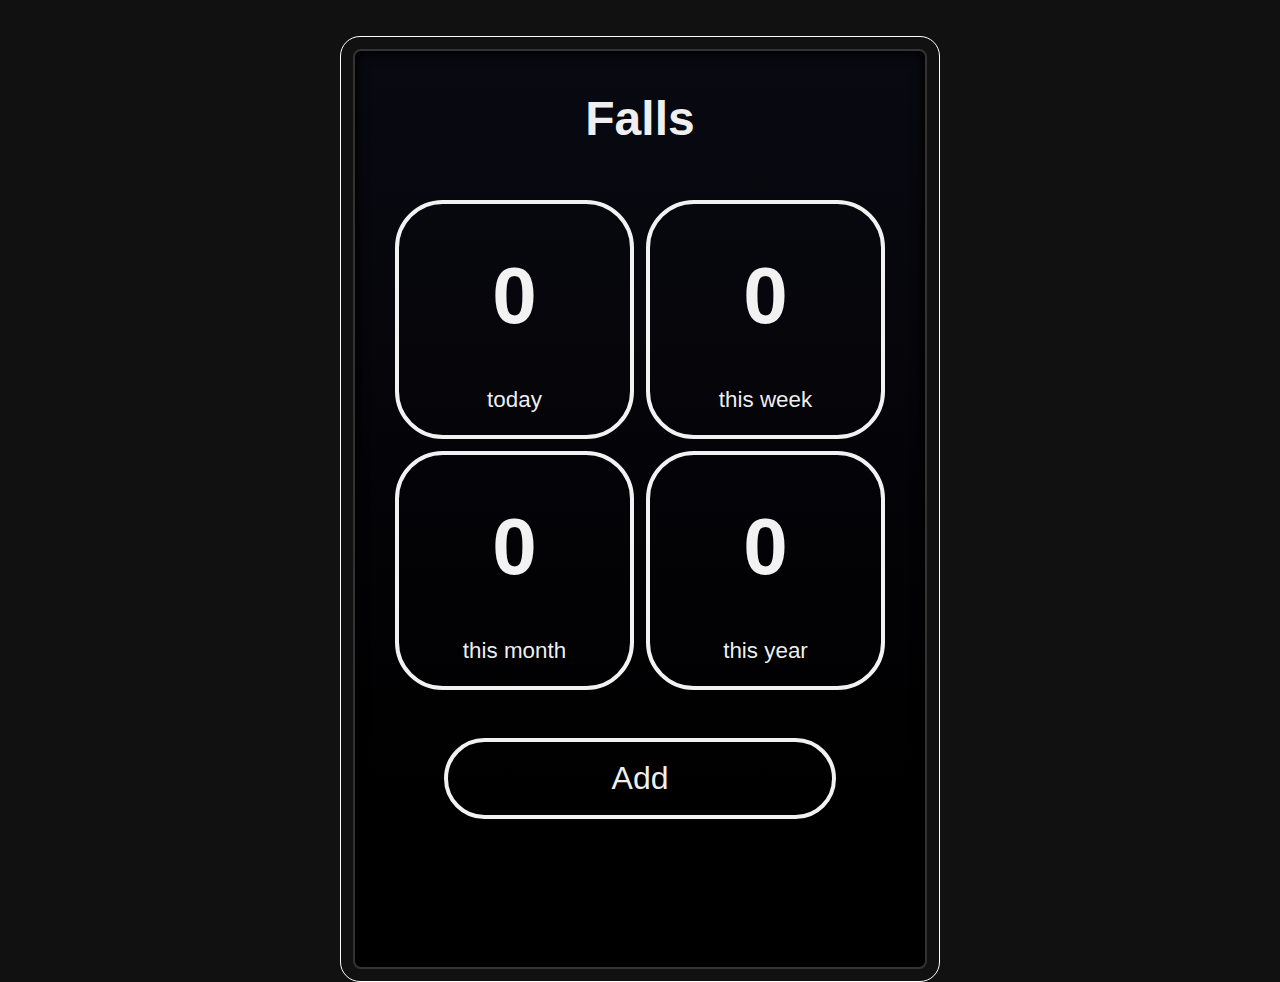
<file: index.html>
<!doctype html><html lang="en"><head><meta charset="UTF-8"/><meta name="viewport" content="width=device-width,initial-scale=1"/><title>Document</title><script defer="defer" src="app.bundle.js"></script></head><body><div class="border"><div class="wrapper"><h3 contenteditable="true">Falls</h3><div class="info"><div class="big-number day">0</div><div class="label">today</div></div><div class="info"><div class="big-number week">0</div><div class="label">this week</div></div><div class="info"><div class="big-number month">0</div><div class="label">this month</div></div><div class="info"><div class="big-number year">0</div><div class="label">this year</div></div><button id="add-btn">Add</button><div class="logs"><div class="log"></div></div><div class="logs"><div class="log"></div></div></div></div></body></html>
</file>
